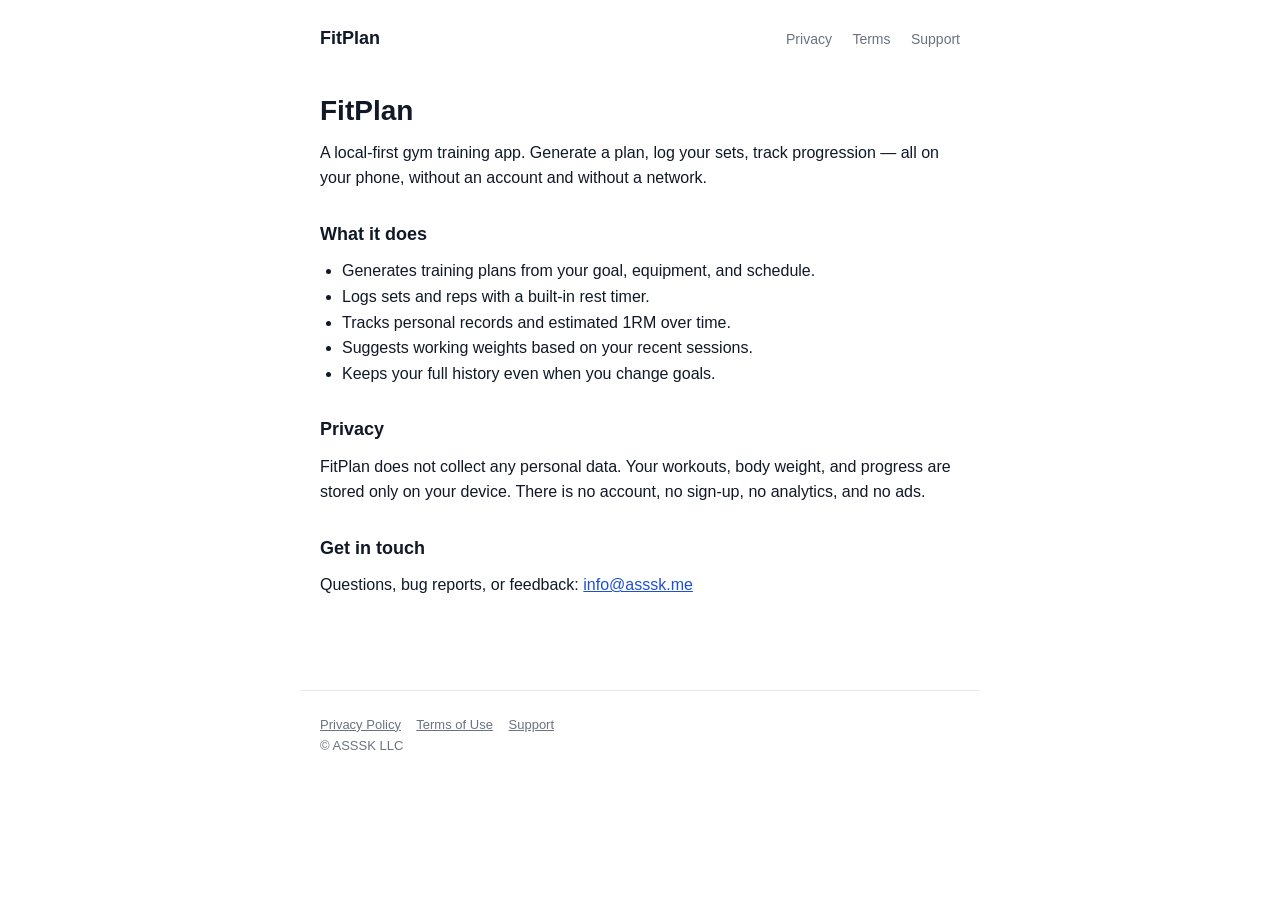
<file: index.html>
<!doctype html>
<html lang="en">
<head>
  <meta charset="utf-8">
  <meta name="viewport" content="width=device-width, initial-scale=1">
  <title>FitPlan</title>
  <meta name="description" content="FitPlan — a local-first gym training app. No account. No cloud. No ads.">
  <link rel="stylesheet" href="/style.css">
</head>
<body>
  <header>
    <a class="brand" href="/">FitPlan</a>
    <nav>
      <a href="/privacy/">Privacy</a>
      <a href="/terms/">Terms</a>
      <a href="/support/">Support</a>
    </nav>
  </header>
  <main>
    <h1>FitPlan</h1>
    <p>A local-first gym training app. Generate a plan, log your sets, track progression — all on your phone, without an account and without a network.</p>

    <h2>What it does</h2>
    <ul>
      <li>Generates training plans from your goal, equipment, and schedule.</li>
      <li>Logs sets and reps with a built-in rest timer.</li>
      <li>Tracks personal records and estimated 1RM over time.</li>
      <li>Suggests working weights based on your recent sessions.</li>
      <li>Keeps your full history even when you change goals.</li>
    </ul>

    <h2>Privacy</h2>
    <p>FitPlan does not collect any personal data. Your workouts, body weight, and progress are stored only on your device. There is no account, no sign-up, no analytics, and no ads.</p>

    <h2>Get in touch</h2>
    <p>Questions, bug reports, or feedback: <a href="mailto:info@asssk.me">info@asssk.me</a></p>
  </main>
  <footer>
    <a href="/privacy/">Privacy Policy</a>
    <a href="/terms/">Terms of Use</a>
    <a href="/support/">Support</a>
    <br>
    &copy; ASSSK LLC
  </footer>
</body>
</html>
</file>
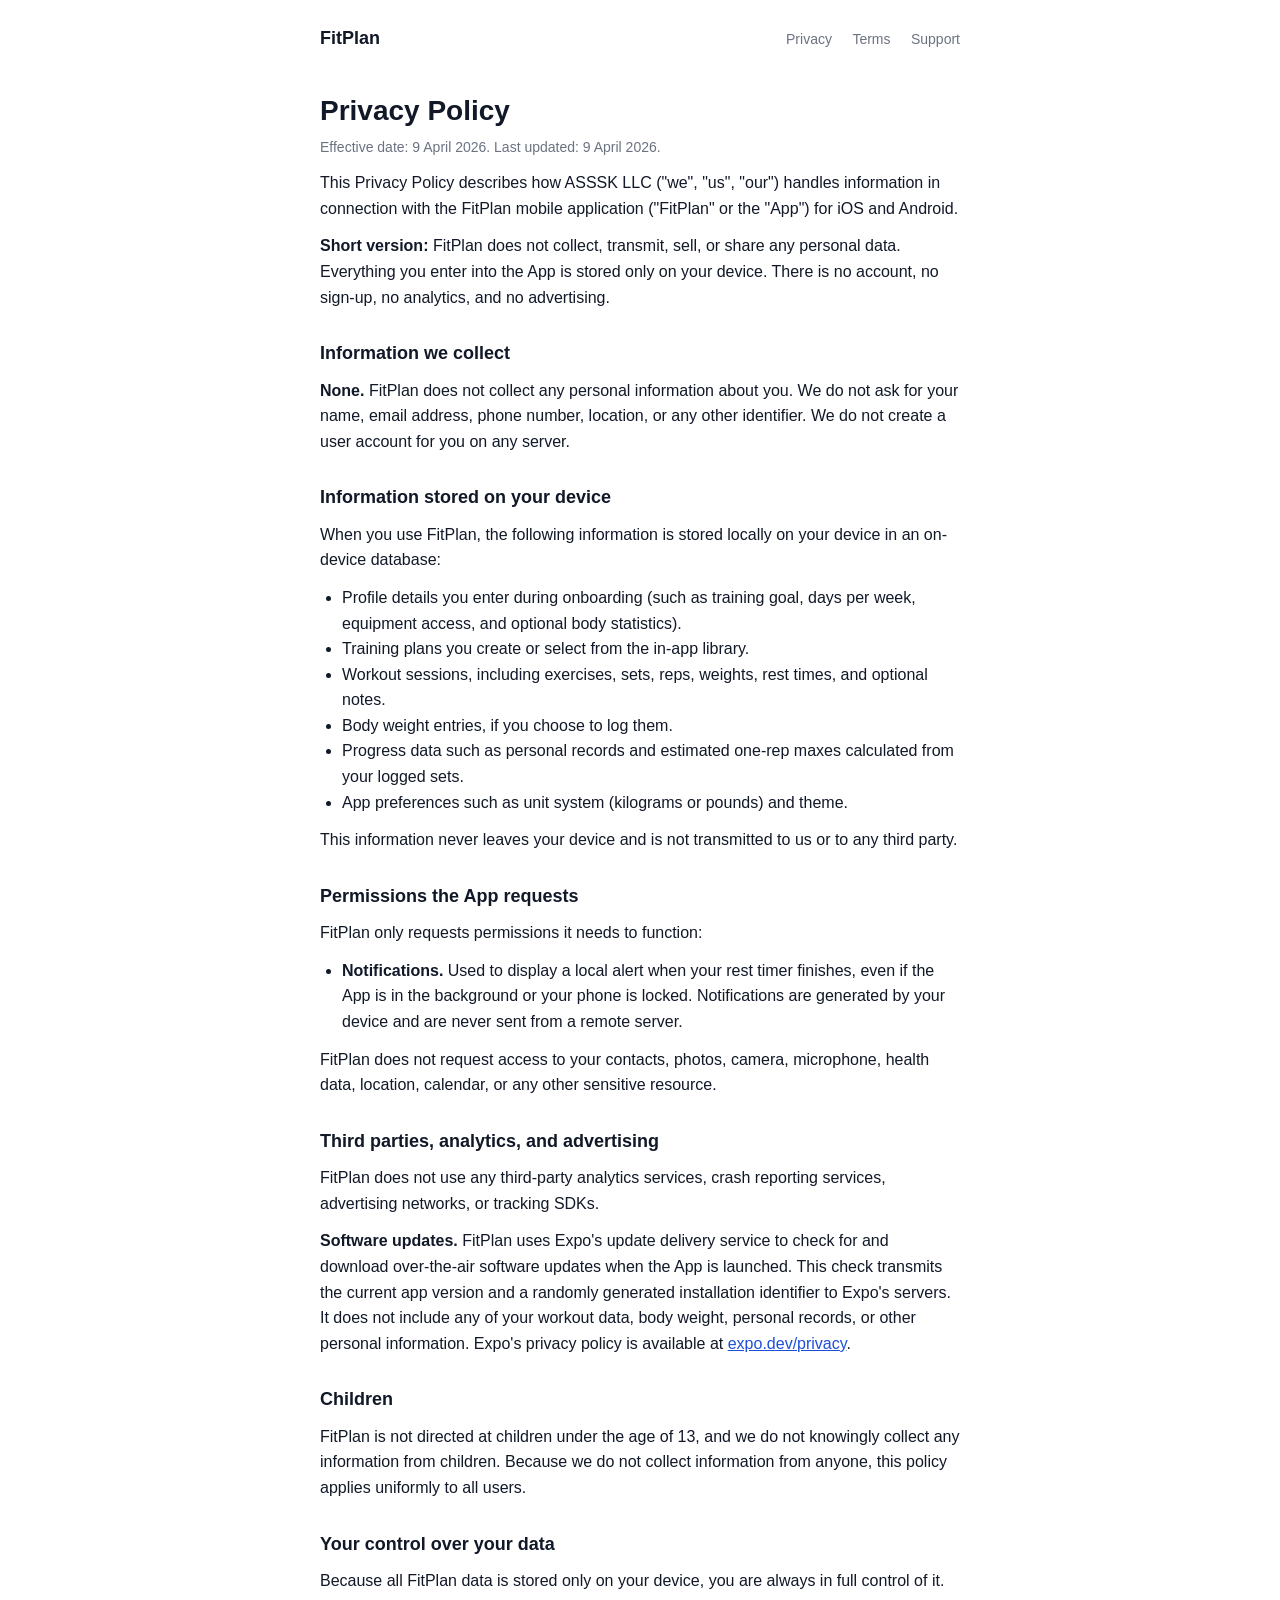
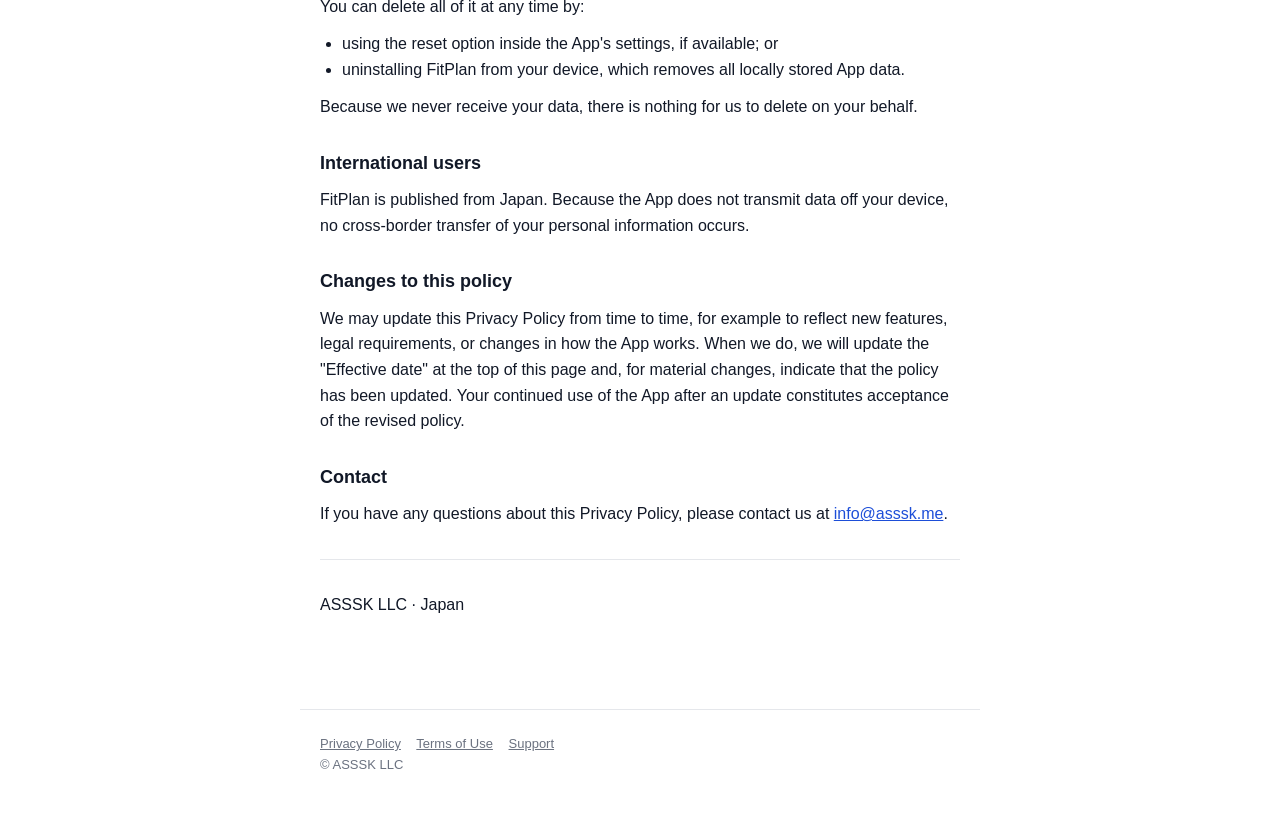
<file: privacy/index.html>
<!doctype html>
<html lang="en">
<head>
  <meta charset="utf-8">
  <meta name="viewport" content="width=device-width, initial-scale=1">
  <title>Privacy Policy — FitPlan</title>
  <meta name="description" content="FitPlan privacy policy. FitPlan does not collect personal data.">
  <link rel="stylesheet" href="/style.css">
</head>
<body>
  <header>
    <a class="brand" href="/">FitPlan</a>
    <nav>
      <a href="/privacy/">Privacy</a>
      <a href="/terms/">Terms</a>
      <a href="/support/">Support</a>
    </nav>
  </header>
  <main>
    <h1>Privacy Policy</h1>
    <p class="effective-date">Effective date: 9 April 2026. Last updated: 9 April 2026.</p>

    <p>This Privacy Policy describes how ASSSK LLC ("we", "us", "our") handles information in connection with the FitPlan mobile application ("FitPlan" or the "App") for iOS and Android.</p>

    <p><strong>Short version:</strong> FitPlan does not collect, transmit, sell, or share any personal data. Everything you enter into the App is stored only on your device. There is no account, no sign-up, no analytics, and no advertising.</p>

    <h2>Information we collect</h2>
    <p><strong>None.</strong> FitPlan does not collect any personal information about you. We do not ask for your name, email address, phone number, location, or any other identifier. We do not create a user account for you on any server.</p>

    <h2>Information stored on your device</h2>
    <p>When you use FitPlan, the following information is stored locally on your device in an on-device database:</p>
    <ul>
      <li>Profile details you enter during onboarding (such as training goal, days per week, equipment access, and optional body statistics).</li>
      <li>Training plans you create or select from the in-app library.</li>
      <li>Workout sessions, including exercises, sets, reps, weights, rest times, and optional notes.</li>
      <li>Body weight entries, if you choose to log them.</li>
      <li>Progress data such as personal records and estimated one-rep maxes calculated from your logged sets.</li>
      <li>App preferences such as unit system (kilograms or pounds) and theme.</li>
    </ul>
    <p>This information never leaves your device and is not transmitted to us or to any third party.</p>

    <h2>Permissions the App requests</h2>
    <p>FitPlan only requests permissions it needs to function:</p>
    <ul>
      <li><strong>Notifications.</strong> Used to display a local alert when your rest timer finishes, even if the App is in the background or your phone is locked. Notifications are generated by your device and are never sent from a remote server.</li>
    </ul>
    <p>FitPlan does not request access to your contacts, photos, camera, microphone, health data, location, calendar, or any other sensitive resource.</p>

    <h2>Third parties, analytics, and advertising</h2>
    <p>FitPlan does not use any third-party analytics services, crash reporting services, advertising networks, or tracking SDKs.</p>
    <p><strong>Software updates.</strong> FitPlan uses Expo's update delivery service to check for and download over-the-air software updates when the App is launched. This check transmits the current app version and a randomly generated installation identifier to Expo's servers. It does not include any of your workout data, body weight, personal records, or other personal information. Expo's privacy policy is available at <a href="https://expo.dev/privacy" rel="noopener noreferrer">expo.dev/privacy</a>.</p>

    <h2>Children</h2>
    <p>FitPlan is not directed at children under the age of 13, and we do not knowingly collect any information from children. Because we do not collect information from anyone, this policy applies uniformly to all users.</p>

    <h2>Your control over your data</h2>
    <p>Because all FitPlan data is stored only on your device, you are always in full control of it. You can delete all of it at any time by:</p>
    <ul>
      <li>using the reset option inside the App's settings, if available; or</li>
      <li>uninstalling FitPlan from your device, which removes all locally stored App data.</li>
    </ul>
    <p>Because we never receive your data, there is nothing for us to delete on your behalf.</p>

    <h2>International users</h2>
    <p>FitPlan is published from Japan. Because the App does not transmit data off your device, no cross-border transfer of your personal information occurs.</p>

    <h2>Changes to this policy</h2>
    <p>We may update this Privacy Policy from time to time, for example to reflect new features, legal requirements, or changes in how the App works. When we do, we will update the "Effective date" at the top of this page and, for material changes, indicate that the policy has been updated. Your continued use of the App after an update constitutes acceptance of the revised policy.</p>

    <h2>Contact</h2>
    <p>If you have any questions about this Privacy Policy, please contact us at <a href="mailto:info@asssk.me">info@asssk.me</a>.</p>

    <hr>
    <p>ASSSK LLC &middot; Japan</p>
  </main>
  <footer>
    <a href="/privacy/">Privacy Policy</a>
    <a href="/terms/">Terms of Use</a>
    <a href="/support/">Support</a>
    <br>
    &copy; ASSSK LLC
  </footer>
</body>
</html>
</file>
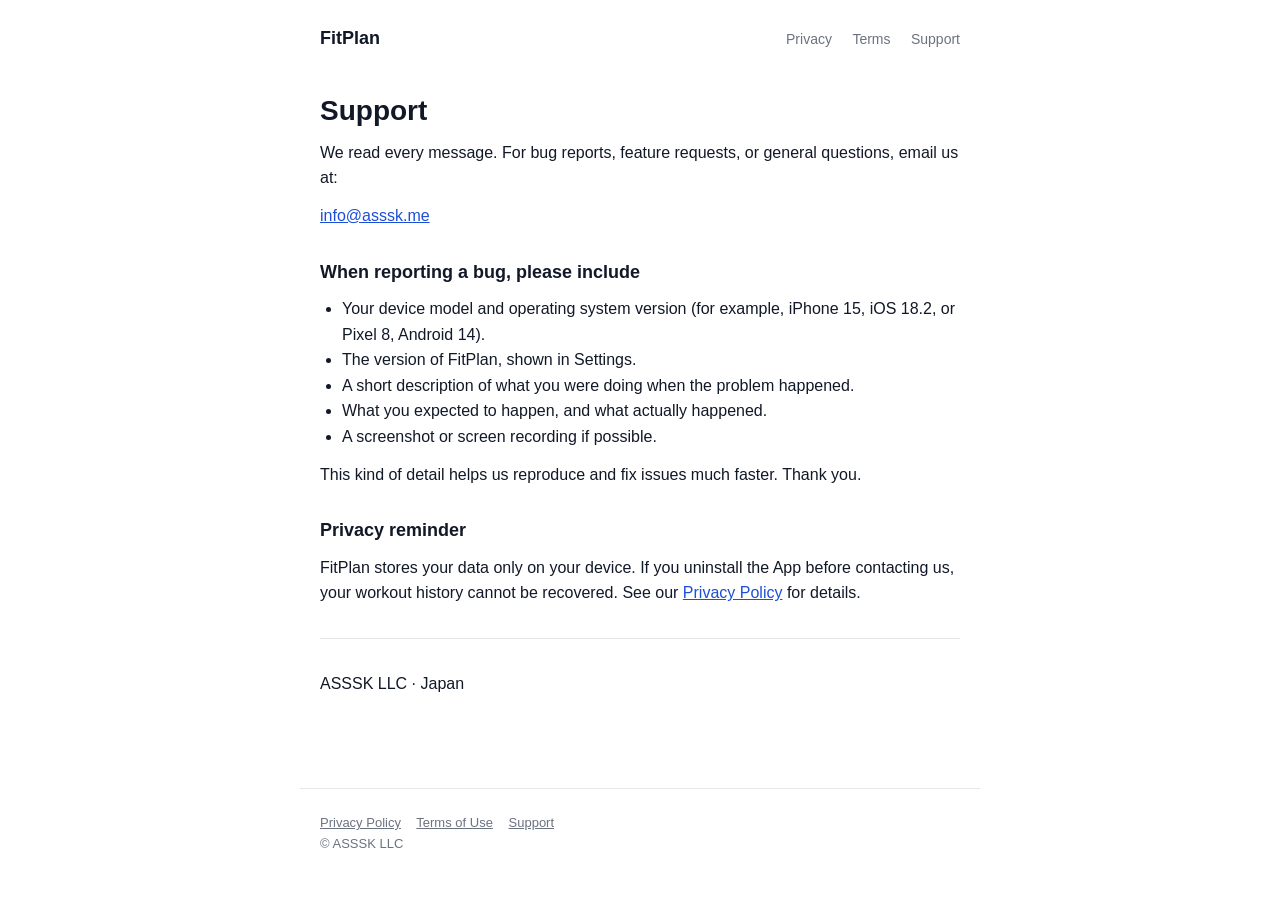
<file: support/index.html>
<!doctype html>
<html lang="en">
<head>
  <meta charset="utf-8">
  <meta name="viewport" content="width=device-width, initial-scale=1">
  <title>Support — FitPlan</title>
  <meta name="description" content="FitPlan support. Contact us for bug reports, questions, and feedback.">
  <link rel="stylesheet" href="/style.css">
</head>
<body>
  <header>
    <a class="brand" href="/">FitPlan</a>
    <nav>
      <a href="/privacy/">Privacy</a>
      <a href="/terms/">Terms</a>
      <a href="/support/">Support</a>
    </nav>
  </header>
  <main>
    <h1>Support</h1>
    <p>We read every message. For bug reports, feature requests, or general questions, email us at:</p>
    <p><a href="mailto:info@asssk.me">info@asssk.me</a></p>

    <h2>When reporting a bug, please include</h2>
    <ul>
      <li>Your device model and operating system version (for example, iPhone 15, iOS 18.2, or Pixel 8, Android 14).</li>
      <li>The version of FitPlan, shown in Settings.</li>
      <li>A short description of what you were doing when the problem happened.</li>
      <li>What you expected to happen, and what actually happened.</li>
      <li>A screenshot or screen recording if possible.</li>
    </ul>
    <p>This kind of detail helps us reproduce and fix issues much faster. Thank you.</p>

    <h2>Privacy reminder</h2>
    <p>FitPlan stores your data only on your device. If you uninstall the App before contacting us, your workout history cannot be recovered. See our <a href="/privacy/">Privacy Policy</a> for details.</p>

    <hr>
    <p>ASSSK LLC &middot; Japan</p>
  </main>
  <footer>
    <a href="/privacy/">Privacy Policy</a>
    <a href="/terms/">Terms of Use</a>
    <a href="/support/">Support</a>
    <br>
    &copy; ASSSK LLC
  </footer>
</body>
</html>
</file>
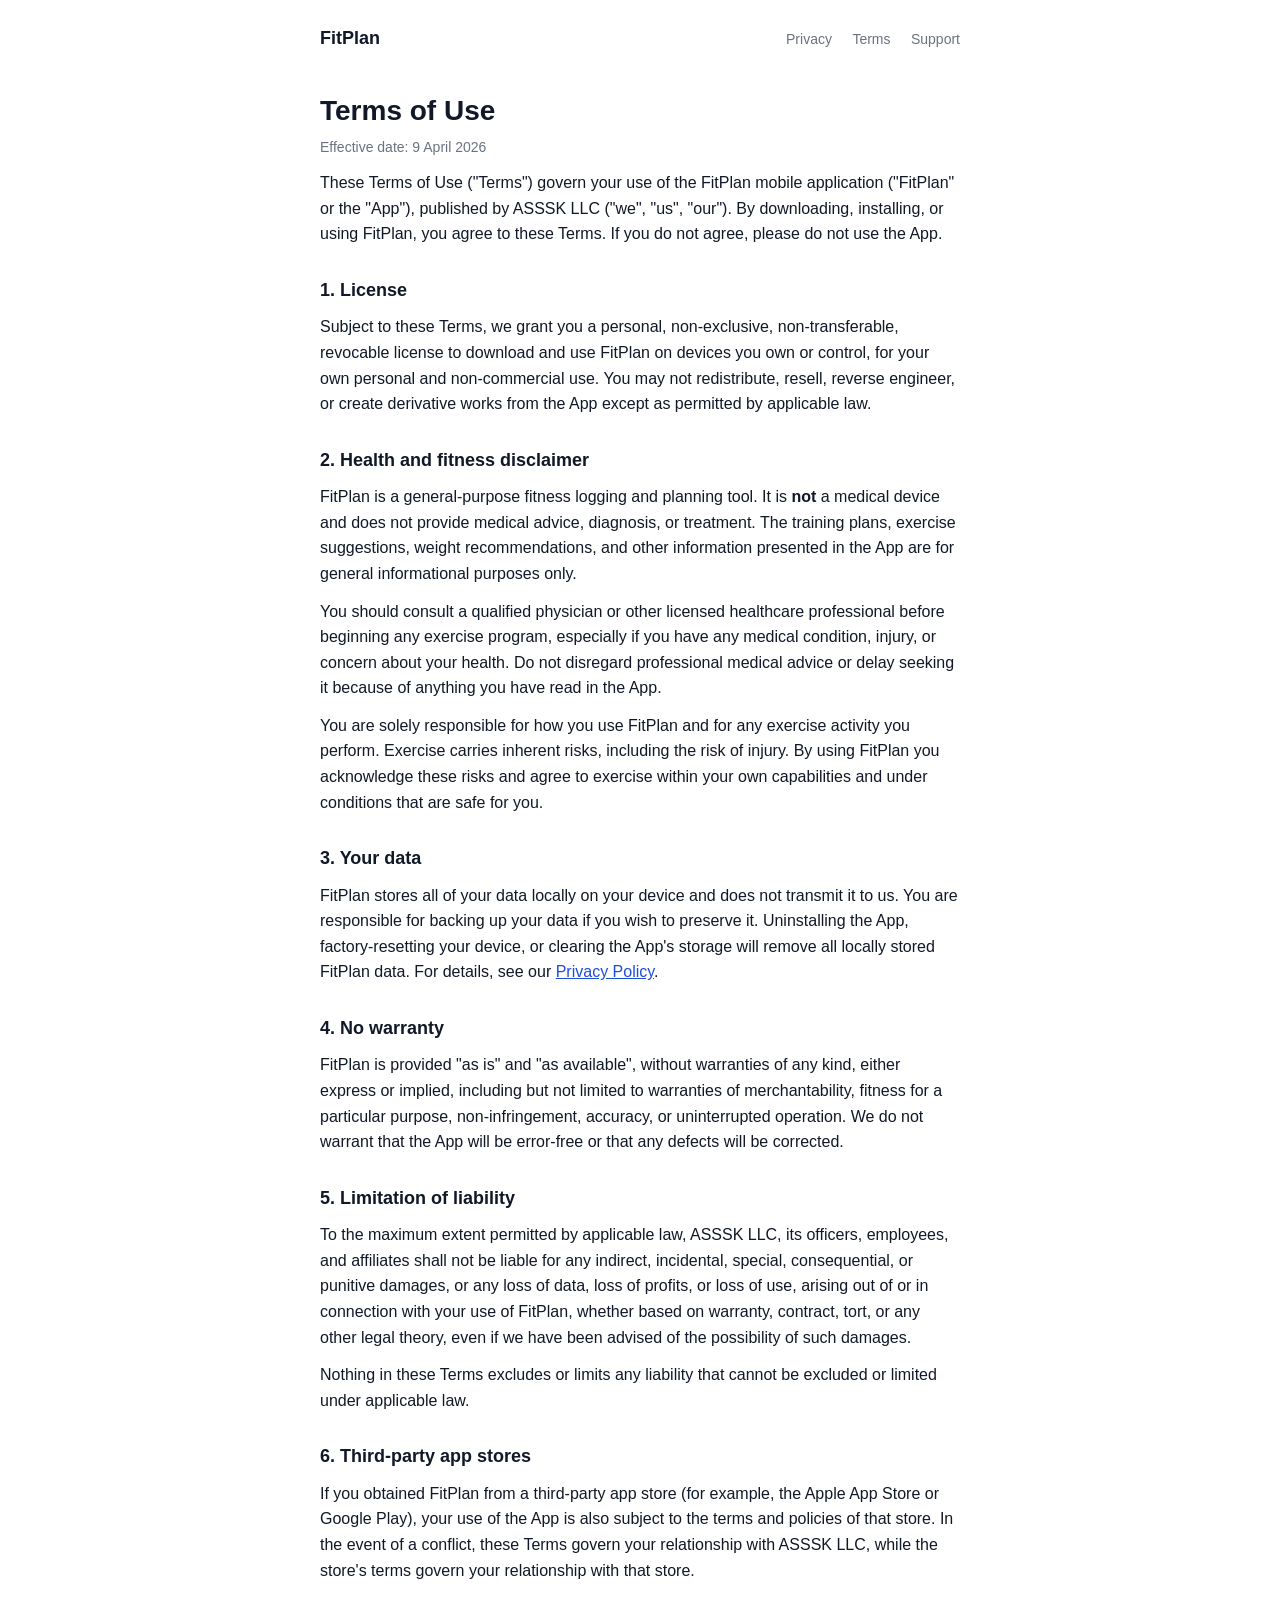
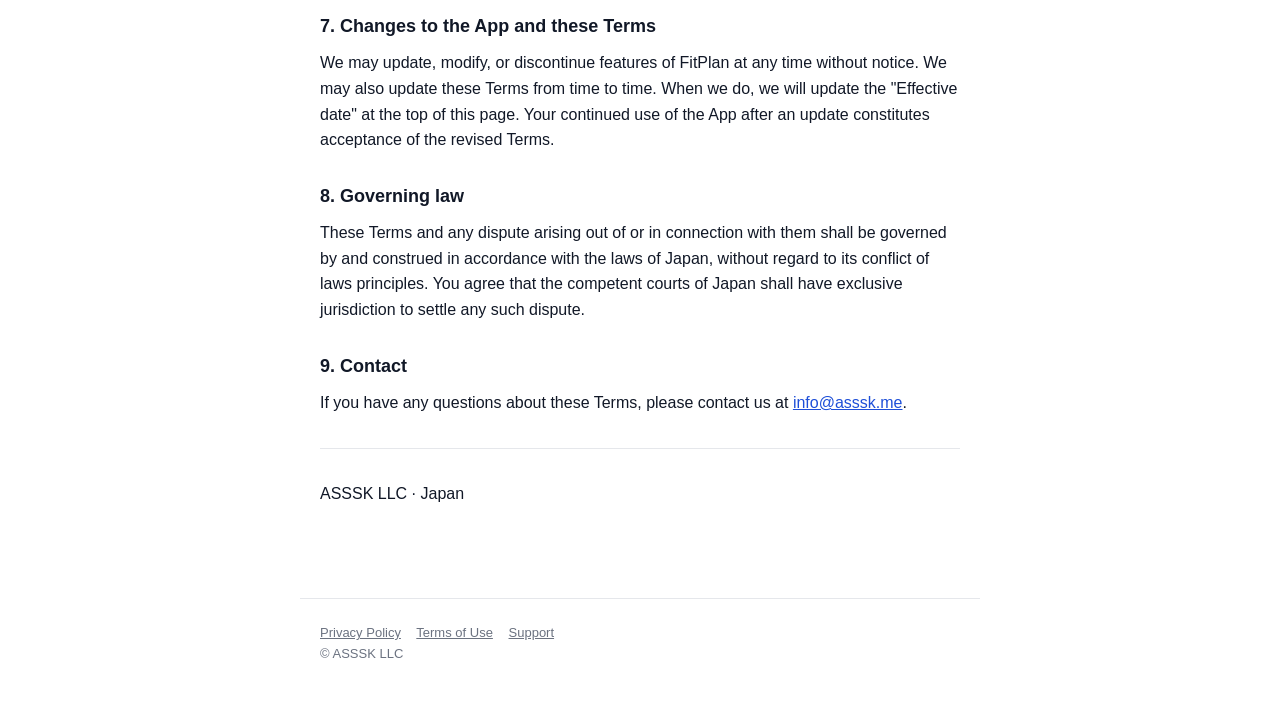
<file: terms/index.html>
<!doctype html>
<html lang="en">
<head>
  <meta charset="utf-8">
  <meta name="viewport" content="width=device-width, initial-scale=1">
  <title>Terms of Use — FitPlan</title>
  <meta name="description" content="FitPlan terms of use.">
  <link rel="stylesheet" href="/style.css">
</head>
<body>
  <header>
    <a class="brand" href="/">FitPlan</a>
    <nav>
      <a href="/privacy/">Privacy</a>
      <a href="/terms/">Terms</a>
      <a href="/support/">Support</a>
    </nav>
  </header>
  <main>
    <h1>Terms of Use</h1>
    <p class="effective-date">Effective date: 9 April 2026</p>

    <p>These Terms of Use ("Terms") govern your use of the FitPlan mobile application ("FitPlan" or the "App"), published by ASSSK LLC ("we", "us", "our"). By downloading, installing, or using FitPlan, you agree to these Terms. If you do not agree, please do not use the App.</p>

    <h2>1. License</h2>
    <p>Subject to these Terms, we grant you a personal, non-exclusive, non-transferable, revocable license to download and use FitPlan on devices you own or control, for your own personal and non-commercial use. You may not redistribute, resell, reverse engineer, or create derivative works from the App except as permitted by applicable law.</p>

    <h2>2. Health and fitness disclaimer</h2>
    <p>FitPlan is a general-purpose fitness logging and planning tool. It is <strong>not</strong> a medical device and does not provide medical advice, diagnosis, or treatment. The training plans, exercise suggestions, weight recommendations, and other information presented in the App are for general informational purposes only.</p>
    <p>You should consult a qualified physician or other licensed healthcare professional before beginning any exercise program, especially if you have any medical condition, injury, or concern about your health. Do not disregard professional medical advice or delay seeking it because of anything you have read in the App.</p>
    <p>You are solely responsible for how you use FitPlan and for any exercise activity you perform. Exercise carries inherent risks, including the risk of injury. By using FitPlan you acknowledge these risks and agree to exercise within your own capabilities and under conditions that are safe for you.</p>

    <h2>3. Your data</h2>
    <p>FitPlan stores all of your data locally on your device and does not transmit it to us. You are responsible for backing up your data if you wish to preserve it. Uninstalling the App, factory-resetting your device, or clearing the App's storage will remove all locally stored FitPlan data. For details, see our <a href="/privacy/">Privacy Policy</a>.</p>

    <h2>4. No warranty</h2>
    <p>FitPlan is provided "as is" and "as available", without warranties of any kind, either express or implied, including but not limited to warranties of merchantability, fitness for a particular purpose, non-infringement, accuracy, or uninterrupted operation. We do not warrant that the App will be error-free or that any defects will be corrected.</p>

    <h2>5. Limitation of liability</h2>
    <p>To the maximum extent permitted by applicable law, ASSSK LLC, its officers, employees, and affiliates shall not be liable for any indirect, incidental, special, consequential, or punitive damages, or any loss of data, loss of profits, or loss of use, arising out of or in connection with your use of FitPlan, whether based on warranty, contract, tort, or any other legal theory, even if we have been advised of the possibility of such damages.</p>
    <p>Nothing in these Terms excludes or limits any liability that cannot be excluded or limited under applicable law.</p>

    <h2>6. Third-party app stores</h2>
    <p>If you obtained FitPlan from a third-party app store (for example, the Apple App Store or Google Play), your use of the App is also subject to the terms and policies of that store. In the event of a conflict, these Terms govern your relationship with ASSSK LLC, while the store's terms govern your relationship with that store.</p>

    <h2>7. Changes to the App and these Terms</h2>
    <p>We may update, modify, or discontinue features of FitPlan at any time without notice. We may also update these Terms from time to time. When we do, we will update the "Effective date" at the top of this page. Your continued use of the App after an update constitutes acceptance of the revised Terms.</p>

    <h2>8. Governing law</h2>
    <p>These Terms and any dispute arising out of or in connection with them shall be governed by and construed in accordance with the laws of Japan, without regard to its conflict of laws principles. You agree that the competent courts of Japan shall have exclusive jurisdiction to settle any such dispute.</p>

    <h2>9. Contact</h2>
    <p>If you have any questions about these Terms, please contact us at <a href="mailto:info@asssk.me">info@asssk.me</a>.</p>

    <hr>
    <p>ASSSK LLC &middot; Japan</p>
  </main>
  <footer>
    <a href="/privacy/">Privacy Policy</a>
    <a href="/terms/">Terms of Use</a>
    <a href="/support/">Support</a>
    <br>
    &copy; ASSSK LLC
  </footer>
</body>
</html>
</file>
<file: style.css>
:root {
  --bg: #ffffff;
  --fg: #111827;
  --muted: #6b7280;
  --border: #e5e7eb;
  --link: #1d4ed8;
  --max-width: 680px;
}

* { box-sizing: border-box; }

html, body {
  margin: 0;
  padding: 0;
  background: var(--bg);
  color: var(--fg);
  font-family: -apple-system, BlinkMacSystemFont, "Segoe UI", Roboto, Helvetica, Arial, sans-serif;
  font-size: 16px;
  line-height: 1.6;
  -webkit-text-size-adjust: 100%;
}

main {
  max-width: var(--max-width);
  margin: 0 auto;
  padding: 40px 20px 80px;
}

header {
  max-width: var(--max-width);
  margin: 0 auto;
  padding: 24px 20px 0;
  display: flex;
  align-items: center;
  justify-content: space-between;
  gap: 16px;
  flex-wrap: wrap;
}

header .brand {
  font-weight: 700;
  font-size: 18px;
  color: var(--fg);
  text-decoration: none;
}

header nav a {
  color: var(--muted);
  text-decoration: none;
  margin-left: 16px;
  font-size: 14px;
}

header nav a:hover { color: var(--fg); }

h1 {
  font-size: 28px;
  line-height: 1.25;
  margin: 0 0 8px;
}

h2 {
  font-size: 18px;
  line-height: 1.3;
  margin: 32px 0 8px;
}

p, ul, ol { margin: 12px 0; }

ul, ol { padding-left: 22px; }

a { color: var(--link); }

code {
  font-family: ui-monospace, "SF Mono", Menlo, Consolas, monospace;
  font-size: 0.92em;
  background: #f3f4f6;
  padding: 1px 6px;
  border-radius: 4px;
}

hr {
  border: none;
  border-top: 1px solid var(--border);
  margin: 32px 0;
}

.effective-date {
  color: var(--muted);
  font-size: 14px;
  margin-top: 4px;
}

footer {
  max-width: var(--max-width);
  margin: 0 auto;
  padding: 24px 20px 40px;
  border-top: 1px solid var(--border);
  color: var(--muted);
  font-size: 13px;
}

footer a {
  color: var(--muted);
  margin-right: 12px;
}
</file>
